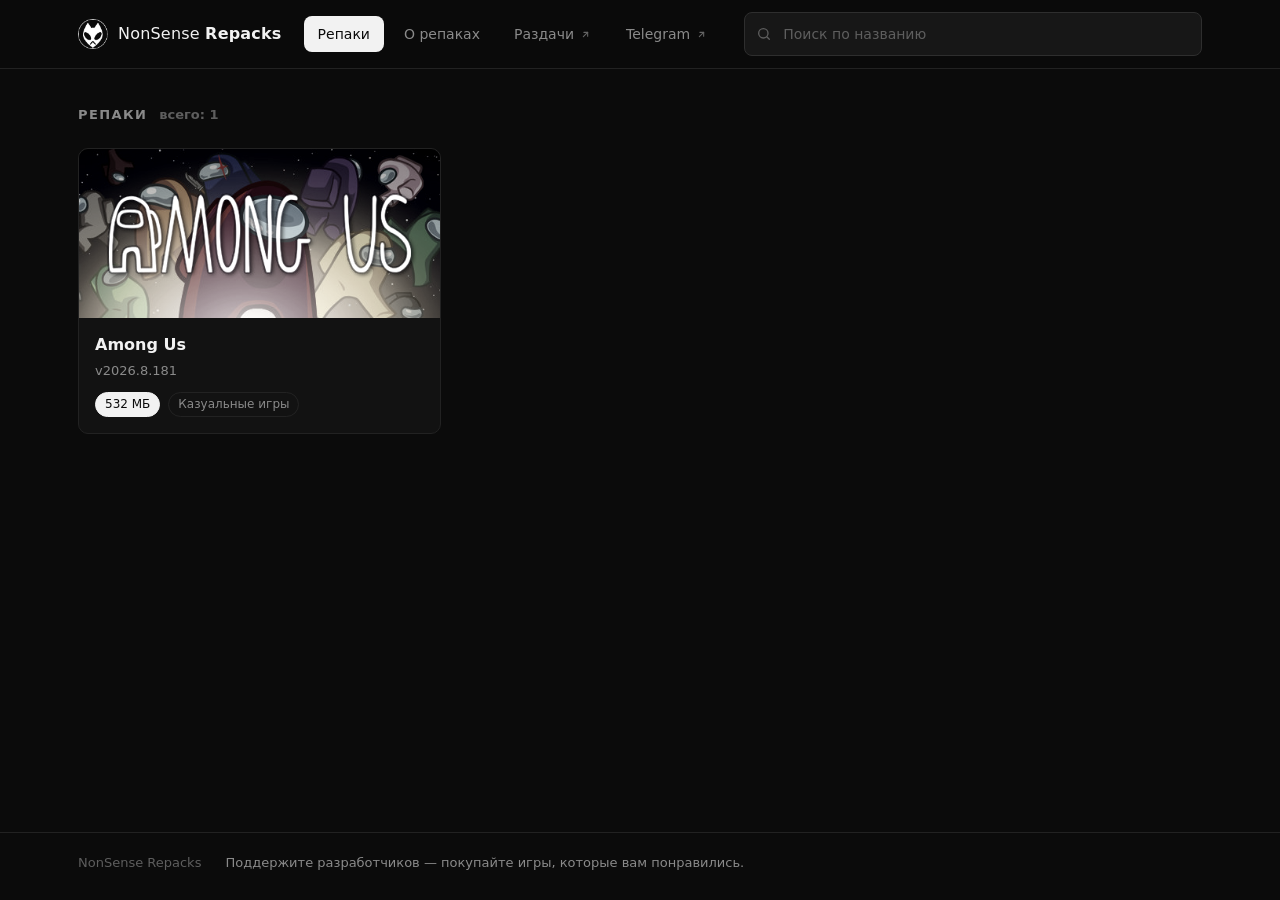
<file: index.html>
<!DOCTYPE html>
<html lang="ru">
<head>
<meta charset="utf-8">
<meta name="viewport" content="width=device-width, initial-scale=1">
<title>NonSense Repacks</title>
<meta name="description" content="Репаки игр с русским установщиком: ничего не вырезано, вес меньше оригинала. Ставь и играй.">
<link rel="canonical" href="https://nonsense-repacks.duckdns.org/">
<link rel="icon" href="./images/logo.png">

<!-- Карточка для ссылок в Telegram, Discord и соцсетях. Адреса обязательно
     абсолютные: относительные там не разворачиваются. -->
<meta property="og:type" content="website">
<meta property="og:site_name" content="NonSense Repacks">
<meta property="og:title" content="NonSense Repacks">
<meta property="og:description" content="Репаки игр с русским установщиком: ничего не вырезано, вес меньше оригинала. Ставь и играй.">
<meta property="og:url" content="https://nonsense-repacks.duckdns.org/">
<meta property="og:image" content="https://nonsense-repacks.duckdns.org/images/card.png">
<meta name="twitter:card" content="summary_large_image">
<meta name="theme-color" content="#0b0b0b">
<link rel="stylesheet" href="./assets/style.css?v=3cdcff13">
</head>
<body>

<header class="top">
  <div class="inner top-inner">
    <a class="brand" href="./">
      <img src="./images/logo.png" alt="" width="30" height="30">
      <span>NonSense <b>Repacks</b></span>
    </a>

    <nav class="nav"><a href="./" class="active">Репаки</a>
      <a href="about/">О репаках</a>
      <a class="out" href="https://rutracker.org/forum/tracker.php?rid=45603748" target="_blank" rel="noopener">Раздачи<svg viewBox="0 0 24 24" fill="none" stroke="currentColor" stroke-width="2" stroke-linecap="round" stroke-linejoin="round" aria-hidden="true"><path d="M8 16L16 8"></path><path d="M9 8h7v7"></path></svg></a>
      <a class="out" href="https://t.me/NonSenseRepacks" target="_blank" rel="noopener">Telegram<svg viewBox="0 0 24 24" fill="none" stroke="currentColor" stroke-width="2" stroke-linecap="round" stroke-linejoin="round" aria-hidden="true"><path d="M8 16L16 8"></path><path d="M9 8h7v7"></path></svg></a></nav>
    <label class="search">
      <svg viewBox="0 0 24 24" fill="none" stroke="currentColor" stroke-width="2"
           stroke-linecap="round" aria-hidden="true">
        <circle cx="11" cy="11" r="7"></circle>
        <path d="M20 20l-3.5-3.5"></path>
      </svg>
      <input id="search" type="search" placeholder="Поиск по названию" autocomplete="off">
    </label>
  </div>
</header>

<main class="view inner">
<h2 class="section-title">Репаки <span id="count">всего: 1</span></h2>
    <div class="grid" id="grid"><a class="card" href="r/among-us/" data-key="amongus amongus">
      <img class="cover" src="images/among-us/cover.jpg" alt="" loading="eager" fetchpriority="high">
      <div class="body">
        <h3>Among Us</h3>
        <div class="muted" style="font-size:13px">v2026.8.181</div>
        <div class="line"><span class="tag solid">532 МБ</span><span class="tag">Казуальные игры</span></div>
      </div>
    </a></div>
    <p class="empty" id="nothing" hidden>Ничего не нашлось.</p>
</main>

<footer class="bottom">
  <div class="inner bottom-inner">
    <span>NonSense Repacks</span>
    <span class="muted">Поддержите разработчиков — покупайте игры, которые вам понравились.</span>
  </div>
</footer>
<script src="assets/app.js?v=918c2c0f"></script>
</body>
</html>
</file>
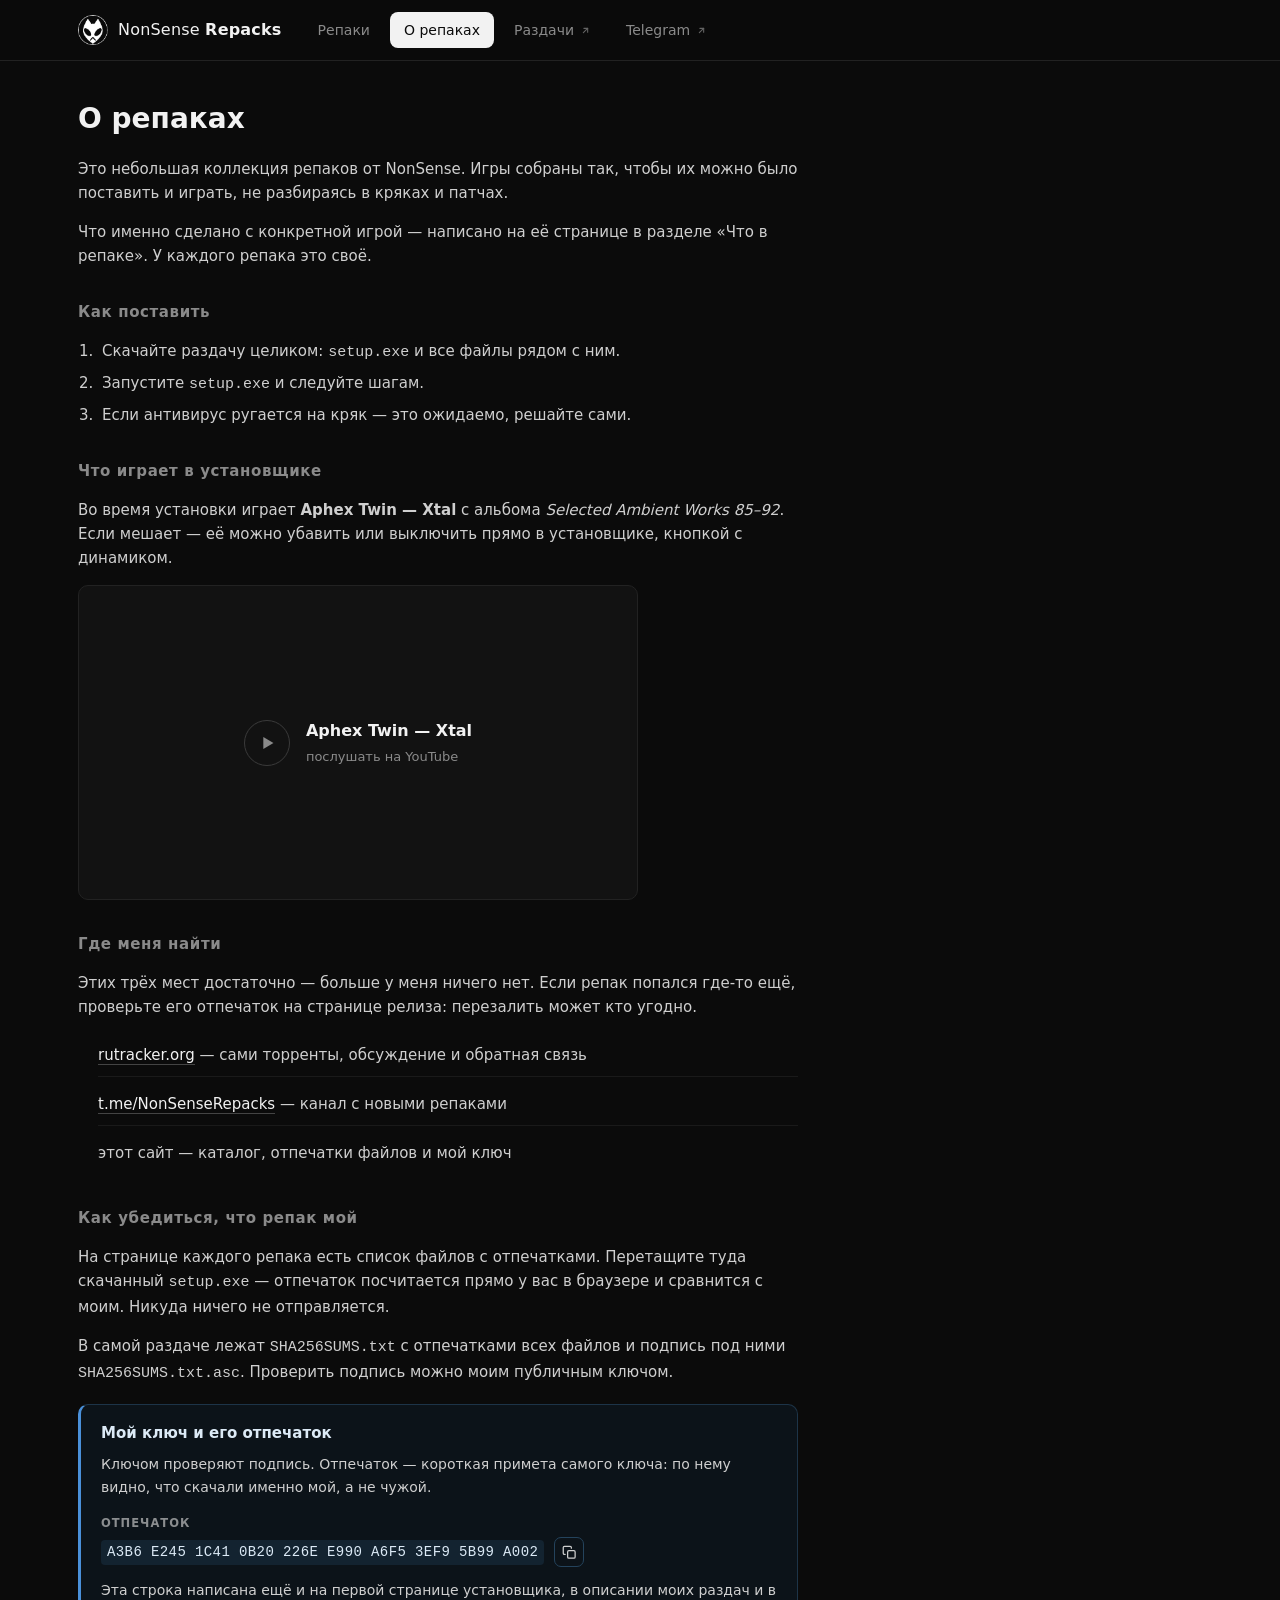
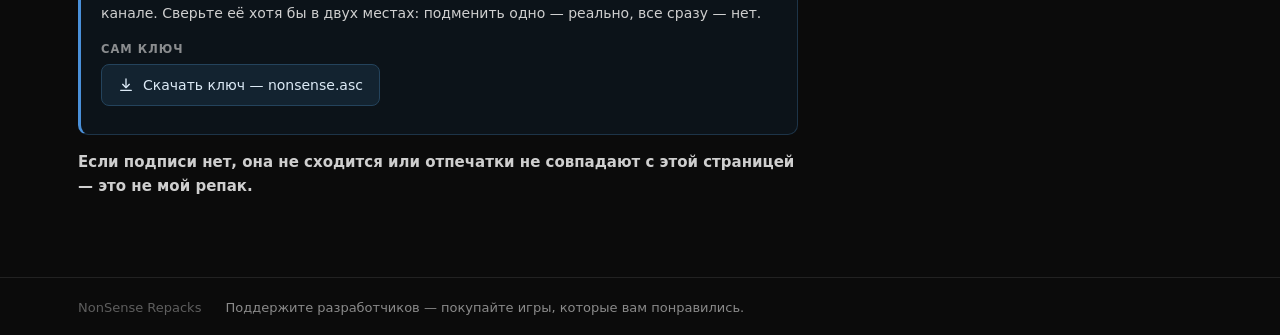
<file: about/index.html>
<!DOCTYPE html>
<html lang="ru">
<head>
<meta charset="utf-8">
<meta name="viewport" content="width=device-width, initial-scale=1">
<title>О репаках — NonSense Repacks</title>
<meta name="description" content="Как устроены репаки NonSense и где их искать.">
<link rel="canonical" href="https://nonsense-repacks.duckdns.org/about/">
<link rel="icon" href="../images/logo.png">

<!-- Карточка для ссылок в Telegram, Discord и соцсетях. Адреса обязательно
     абсолютные: относительные там не разворачиваются. -->
<meta property="og:type" content="website">
<meta property="og:site_name" content="NonSense Repacks">
<meta property="og:title" content="О репаках — NonSense Repacks">
<meta property="og:description" content="Как устроены репаки NonSense и где их искать.">
<meta property="og:url" content="https://nonsense-repacks.duckdns.org/">
<meta property="og:image" content="https://nonsense-repacks.duckdns.org/images/card.png">
<meta name="twitter:card" content="summary_large_image">
<meta name="theme-color" content="#0b0b0b">
<link rel="stylesheet" href="../assets/style.css?v=3cdcff13">
</head>
<body>

<header class="top">
  <div class="inner top-inner">
    <a class="brand" href="../">
      <img src="../images/logo.png" alt="" width="30" height="30">
      <span>NonSense <b>Repacks</b></span>
    </a>

    <nav class="nav"><a href="../">Репаки</a>
      <a href="../about/" class="active">О репаках</a>
      <a class="out" href="https://rutracker.org/forum/tracker.php?rid=45603748" target="_blank" rel="noopener">Раздачи<svg viewBox="0 0 24 24" fill="none" stroke="currentColor" stroke-width="2" stroke-linecap="round" stroke-linejoin="round" aria-hidden="true"><path d="M8 16L16 8"></path><path d="M9 8h7v7"></path></svg></a>
      <a class="out" href="https://t.me/NonSenseRepacks" target="_blank" rel="noopener">Telegram<svg viewBox="0 0 24 24" fill="none" stroke="currentColor" stroke-width="2" stroke-linecap="round" stroke-linejoin="round" aria-hidden="true"><path d="M8 16L16 8"></path><path d="M9 8h7v7"></path></svg></a></nav>
  </div>
</header>

<main class="view inner">
<div class="prose">
    <h1>О репаках</h1>
    <p>Это небольшая коллекция репаков от NonSense. Игры собраны так, чтобы их
       можно было поставить и играть, не разбираясь в кряках и патчах.</p>
    <p>Что именно сделано с конкретной игрой — написано на её странице
       в разделе «Что в репаке». У каждого репака это своё.</p>

    <h2>Как поставить</h2>
    <ol>
      <li>Скачайте раздачу целиком: <code>setup.exe</code> и все файлы рядом с ним.</li>
      <li>Запустите <code>setup.exe</code> и следуйте шагам.</li>
      <li>Если антивирус ругается на кряк — это ожидаемо, решайте сами.</li>
    </ol>

    <h2>Что играет в установщике</h2>
    <p>Во время установки играет <b>Aphex Twin — Xtal</b> с альбома
       <i>Selected Ambient Works 85–92</i>. Если мешает — её можно убавить
       или выключить прямо в установщике, кнопкой с динамиком.</p>

    <div class="tune" data-video="uXpKC8TIAxE">
      <button class="tune-play" type="button">
        <svg viewBox="0 0 24 24" fill="currentColor" aria-hidden="true">
          <path d="M8 5.5v13l11-6.5z"></path>
        </svg>
        <span>
          <b>Aphex Twin — Xtal</b>
          <small>послушать на YouTube</small>
        </span>
      </button>
    </div>

    <h2>Где меня найти</h2>
    <p>Этих трёх мест достаточно — больше у меня ничего нет. Если репак
       попался где-то ещё, проверьте его отпечаток на странице релиза:
       перезалить может кто угодно.</p>
    <ul class="places">
      <li><a class="link" href="https://rutracker.org/forum/tracker.php?rid=45603748" target="_blank" rel="noopener">rutracker.org</a>
          — сами торренты, обсуждение и обратная связь</li>
      <li><a class="link" href="https://t.me/NonSenseRepacks" target="_blank" rel="noopener">t.me/NonSenseRepacks</a>
          — канал с новыми репаками</li>
      <li>этот сайт — каталог, отпечатки файлов и мой ключ</li>
    </ul>

    <h2>Как убедиться, что репак мой</h2>
    <p>На странице каждого репака есть список файлов с отпечатками. Перетащите
       туда скачанный <code>setup.exe</code> — отпечаток посчитается прямо
       у вас в браузере и сравнится с моим. Никуда ничего не отправляется.</p>
    <p>В самой раздаче лежат <code>SHA256SUMS.txt</code> с отпечатками всех
       файлов и подпись под ними <code>SHA256SUMS.txt.asc</code>. Проверить
       подпись можно моим публичным ключом.</p>

    <div class="notice info">
      <b>Мой ключ и его отпечаток</b>
      <p>Ключом проверяют подпись. Отпечаток — короткая примета самого ключа:
         по нему видно, что скачали именно мой, а не чужой.</p>

      <p class="cap">Отпечаток</p>
      <p class="fp-row">
        <code class="fp">A3B6 E245 1C41 0B20 226E  E990 A6F5 3EF9 5B99 A002</code>
        <button class="copy" type="button" data-copy="A3B6 E245 1C41 0B20 226E  E990 A6F5 3EF9 5B99 A002"
                title="Скопировать отпечаток"><svg viewBox="0 0 24 24" fill="none" stroke="currentColor" stroke-width="2" stroke-linecap="round" stroke-linejoin="round" aria-hidden="true"><rect x="9" y="9" width="12" height="12" rx="2"></rect><path d="M5 15H4a2 2 0 0 1-2-2V4a2 2 0 0 1 2-2h9a2 2 0 0 1 2 2v1"></path></svg></button>
      </p>
      <p>Эта строка написана ещё и на первой странице установщика, в описании
         моих раздач и в канале. Сверьте её хотя бы в двух местах: подменить
         одно — реально, все сразу — нет.</p>

      <p class="cap">Сам ключ</p>
      <p class="fp-row">
        <a class="key-get" href="../nonsense.asc" download>
          <svg viewBox="0 0 24 24" fill="none" stroke="currentColor"
               stroke-width="2" stroke-linecap="round" stroke-linejoin="round"
               aria-hidden="true"><path d="M12 3v12"></path>
            <path d="M7 11l5 5 5-5"></path><path d="M4 20h16"></path></svg>
          Скачать ключ — nonsense.asc
        </a>
      </p>
    </div>

    <p><b>Если подписи нет, она не сходится или отпечатки не совпадают
       с этой страницей — это не мой репак.</b></p>
  </div>
</main>

<footer class="bottom">
  <div class="inner bottom-inner">
    <span>NonSense Repacks</span>
    <span class="muted">Поддержите разработчиков — покупайте игры, которые вам понравились.</span>
  </div>
</footer>
<script src="../assets/app.js?v=918c2c0f"></script>
</body>
</html>
</file>
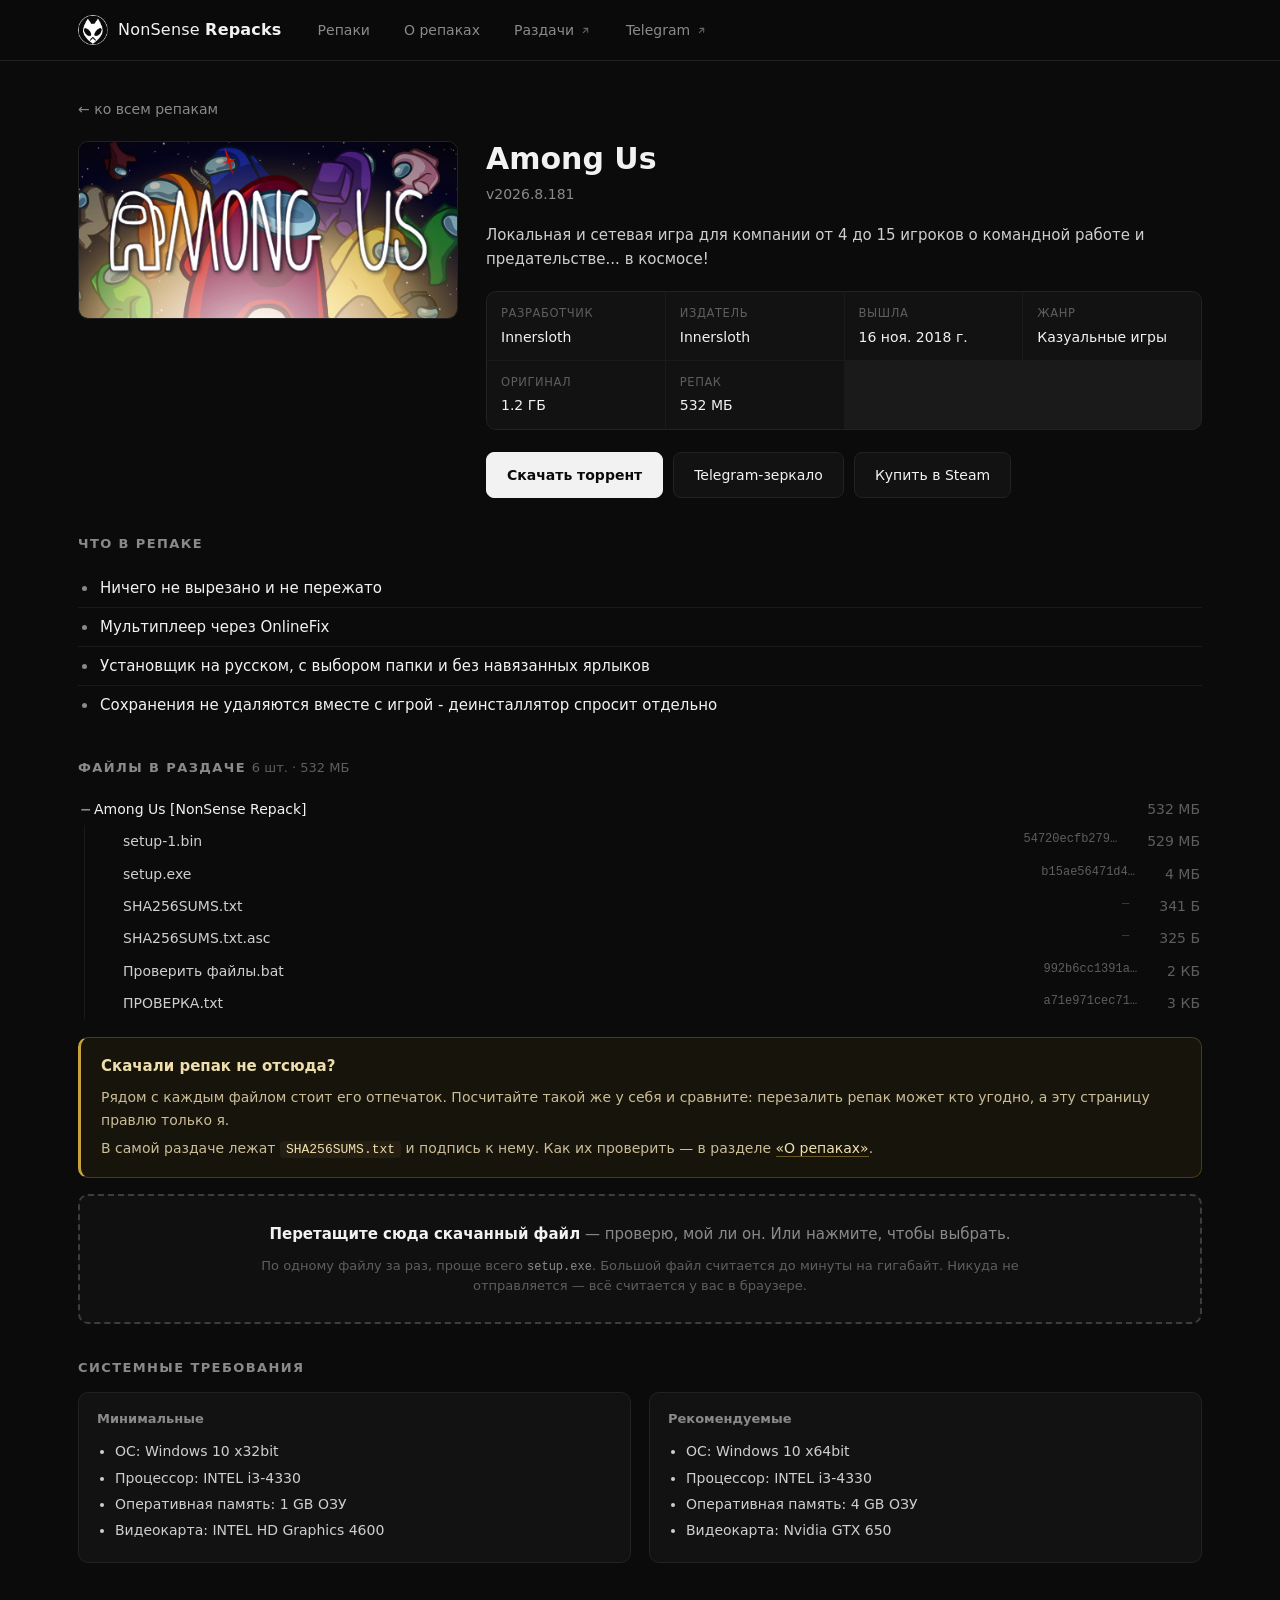
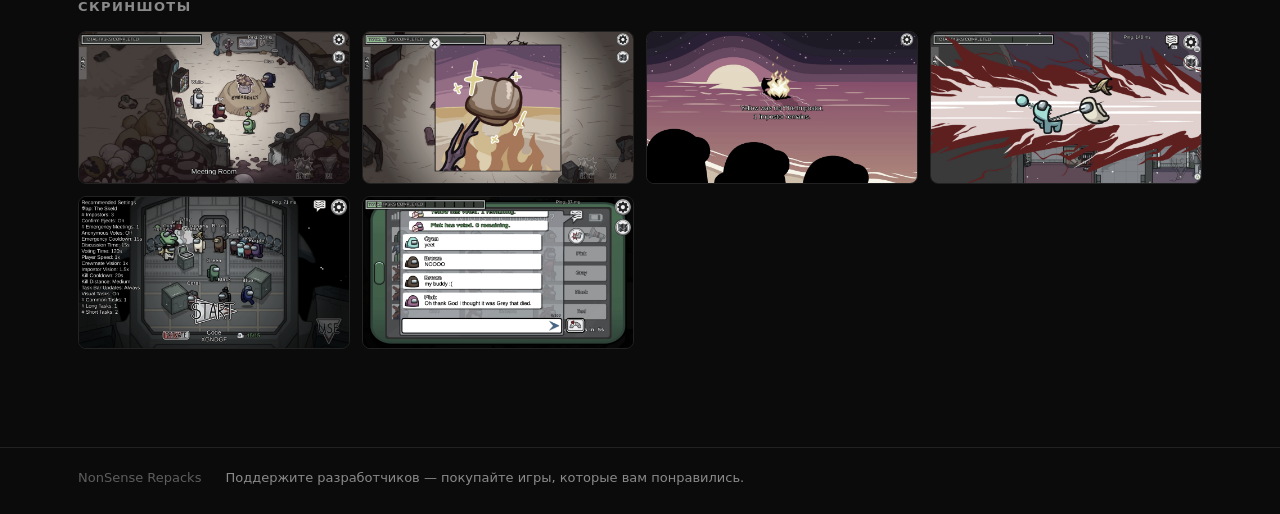
<file: r/among-us/index.html>
<!DOCTYPE html>
<html lang="ru">
<head>
<meta charset="utf-8">
<meta name="viewport" content="width=device-width, initial-scale=1">
<title>Among Us — репак от NonSense</title>
<meta name="description" content="Локальная и сетевая игра для компании от 4 до 15 игроков о командной работе и предательстве... в космосе!">
<link rel="canonical" href="https://nonsense-repacks.duckdns.org/r/among-us/">
<link rel="icon" href="../../images/logo.png">

<!-- Карточка для ссылок в Telegram, Discord и соцсетях. Адреса обязательно
     абсолютные: относительные там не разворачиваются. -->
<meta property="og:type" content="website">
<meta property="og:site_name" content="NonSense Repacks">
<meta property="og:title" content="Among Us — репак от NonSense">
<meta property="og:description" content="Локальная и сетевая игра для компании от 4 до 15 игроков о командной работе и предательстве... в космосе!">
<meta property="og:url" content="https://nonsense-repacks.duckdns.org/">
<meta property="og:image" content="https://nonsense-repacks.duckdns.org/images/among-us/cover.jpg">
<meta name="twitter:card" content="summary_large_image">
<meta name="theme-color" content="#0b0b0b">
<link rel="stylesheet" href="../../assets/style.css?v=3cdcff13">
</head>
<body>

<header class="top">
  <div class="inner top-inner">
    <a class="brand" href="../../">
      <img src="../../images/logo.png" alt="" width="30" height="30">
      <span>NonSense <b>Repacks</b></span>
    </a>

    <nav class="nav"><a href="../../">Репаки</a>
      <a href="../../about/">О репаках</a>
      <a class="out" href="https://rutracker.org/forum/tracker.php?rid=45603748" target="_blank" rel="noopener">Раздачи<svg viewBox="0 0 24 24" fill="none" stroke="currentColor" stroke-width="2" stroke-linecap="round" stroke-linejoin="round" aria-hidden="true"><path d="M8 16L16 8"></path><path d="M9 8h7v7"></path></svg></a>
      <a class="out" href="https://t.me/NonSenseRepacks" target="_blank" rel="noopener">Telegram<svg viewBox="0 0 24 24" fill="none" stroke="currentColor" stroke-width="2" stroke-linecap="round" stroke-linejoin="round" aria-hidden="true"><path d="M8 16L16 8"></path><path d="M9 8h7v7"></path></svg></a></nav>
  </div>
</header>

<main class="view inner">
<a class="back" href="../../">← ко всем репакам</a>
    <div class="release-head">
      <img src="../../images/among-us/cover.jpg" alt="">
      <div>
        <h1>Among Us</h1>
        <p class="sub">v2026.8.181</p>
        <p class="desc">Локальная и сетевая игра для компании от 4 до 15 игроков о командной работе и предательстве... в космосе!</p>
        <dl class="facts"><div><dt>Разработчик</dt><dd>Innersloth</dd></div><div><dt>Издатель</dt><dd>Innersloth</dd></div><div><dt>Вышла</dt><dd>16 ноя. 2018 г.</dd></div><div><dt>Жанр</dt><dd>Казуальные игры</dd></div><div><dt>Оригинал</dt><dd>1.2 ГБ</dd></div><div><dt>Репак</dt><dd>532 МБ</dd></div></dl>
        <div class="downloads"><a class="btn primary" href="magnet:?xt=urn:btih:8597218f0f65c33468bec54f09249befebf8edff&amp;dn=Among%20Us%20%5BNonSense%20Repack%5D&amp;xl=532444058&amp;tr=udp%3A%2F%2Ftracker.openbittorrent.com%3A80%2Fannounce&amp;tr=udp%3A%2F%2Ftracker.torrent.eu.org%3A451%2Fannounce&amp;tr=udp%3A%2F%2Fopen.stealth.si%3A80%2Fannounce&amp;tr=udp%3A%2F%2Fexodus.desync.com%3A6969%2Fannounce&amp;tr=udp%3A%2F%2Ftracker.opentrackr.org%3A1337%2Fannounce">Скачать торрент</a><a class="btn" href="https://t.me/NonSenseRepacks/3" target="_blank" rel="noopener">Telegram-зеркало</a><a class="btn" href="https://store.steampowered.com/app/945360/Among_Us/" target="_blank" rel="noopener">Купить в Steam</a></div>
      </div>
    </div>
    <div class="block"><h2>Что в репаке</h2><ul class="features"><li>Ничего не вырезано и не пережато</li><li>Мультиплеер через OnlineFix</li><li>Установщик на русском, с выбором папки и без навязанных ярлыков</li><li>Сохранения не удаляются вместе с игрой - деинсталлятор спросит отдельно</li></ul></div><div class="block"><h2>Файлы в раздаче <span class="count">6 шт. · 532 МБ</span></h2><ul class="files"><li class="dir"><details open><summary><span class="what">Among Us [NonSense Repack]</span><span class="size">532 МБ</span></summary><ul><li class="file"><span class="what">setup-1.bin</span><span class="hash" data-full="54720ecfb27954cc12e5fbf738a965ffdaabd88c475d0b8439f734e3cc1fa133" title="SHA-256: 54720ecfb27954cc12e5fbf738a965ffdaabd88c475d0b8439f734e3cc1fa133">54720ecfb279…</span><span class="size">529 МБ</span></li><li class="file"><span class="what">setup.exe</span><span class="hash" data-full="b15ae56471d45dbf65aedab30b5f5c4fa8f57c3d532de46437bd22a6ec593a06" title="SHA-256: b15ae56471d45dbf65aedab30b5f5c4fa8f57c3d532de46437bd22a6ec593a06">b15ae56471d4…</span><span class="size">4 МБ</span></li><li class="file"><span class="what">SHA256SUMS.txt</span><span class="hash none" title="Это и есть список отпечатков — он не может содержать собственный. Его подлинность подтверждает подпись рядом.">—</span><span class="size">341 Б</span></li><li class="file"><span class="what">SHA256SUMS.txt.asc</span><span class="hash none" title="Это подпись под списком отпечатков. Проверяется не отпечатком, а ключом с этого сайта.">—</span><span class="size">325 Б</span></li><li class="file"><span class="what">Проверить файлы.bat</span><span class="hash" data-full="992b6cc1391ae187d0b6106296374fcf2c36817255263a64b9c172b6a0a066c2" title="SHA-256: 992b6cc1391ae187d0b6106296374fcf2c36817255263a64b9c172b6a0a066c2">992b6cc1391a…</span><span class="size">2 КБ</span></li><li class="file"><span class="what">ПРОВЕРКА.txt</span><span class="hash" data-full="a71e971cec71d6f255abc381bedc7b271184a95bf77cc359e20173d373ee1bfb" title="SHA-256: a71e971cec71d6f255abc381bedc7b271184a95bf77cc359e20173d373ee1bfb">a71e971cec71…</span><span class="size">3 КБ</span></li></ul></details></li></ul>
      <div class="notice">
        <b>Скачали репак не отсюда?</b>
        <p>Рядом с каждым файлом стоит его отпечаток. Посчитайте такой же
           у себя и сравните: перезалить репак может кто угодно, а эту
           страницу правлю только я.</p>
        <p>В самой раздаче лежат <code>SHA256SUMS.txt</code> и подпись к нему.
           Как их проверить — в разделе
           <a class="link" href="../../about/">«О&nbsp;репаках»</a>.</p>
      </div>

      <p class="verify-note">Проверить файл можно с компьютера: откройте эту
         страницу там и перетащите на неё скачанный <code>setup.exe</code>.</p>

      <div class="verify" id="verify" data-known='{"54720ecfb27954cc12e5fbf738a965ffdaabd88c475d0b8439f734e3cc1fa133": "setup-1.bin", "b15ae56471d45dbf65aedab30b5f5c4fa8f57c3d532de46437bd22a6ec593a06": "setup.exe", "992b6cc1391ae187d0b6106296374fcf2c36817255263a64b9c172b6a0a066c2": "Проверить файлы.bat", "a71e971cec71d6f255abc381bedc7b271184a95bf77cc359e20173d373ee1bfb": "ПРОВЕРКА.txt"}' data-special='{"SHA256SUMS.txt": "Это и есть список отпечатков — он не может содержать собственный. Его подлинность подтверждает подпись рядом.", "SHA256SUMS.txt.asc": "Это подпись под списком отпечатков. Проверяется не отпечатком, а ключом с этого сайта."}'>
        <p class="drop"><b>Перетащите сюда скачанный файл</b> — проверю, мой ли он.
           Или нажмите, чтобы выбрать.</p>
        <p class="muted">По одному файлу за раз, проще всего
           <code>setup.exe</code>. Большой файл считается до минуты на гигабайт.
           Никуда не отправляется — всё считается у вас в браузере.</p>
        <p class="verdict" id="verdict" hidden></p>
      </div></div><div class="block"><h2>Системные требования</h2><div class="reqs"><section><h3>Минимальные</h3><ul><li>ОС: Windows 10 x32bit</li><li>Процессор: INTEL i3-4330</li><li>Оперативная память: 1 GB ОЗУ</li><li>Видеокарта: INTEL HD Graphics 4600</li></ul></section><section><h3>Рекомендуемые</h3><ul><li>ОС: Windows 10 x64bit</li><li>Процессор: INTEL i3-4330</li><li>Оперативная память: 4 GB ОЗУ</li><li>Видеокарта: Nvidia GTX 650</li></ul></section></div></div><div class="block"><h2>Скриншоты</h2><div class="shots"><img src="../../images/among-us/shot1.jpg" alt="" loading="lazy"><img src="../../images/among-us/shot2.jpg" alt="" loading="lazy"><img src="../../images/among-us/shot3.jpg" alt="" loading="lazy"><img src="../../images/among-us/shot4.jpg" alt="" loading="lazy"><img src="../../images/among-us/shot5.jpg" alt="" loading="lazy"><img src="../../images/among-us/shot6.jpg" alt="" loading="lazy"></div></div>
</main>

<footer class="bottom">
  <div class="inner bottom-inner">
    <span>NonSense Repacks</span>
    <span class="muted">Поддержите разработчиков — покупайте игры, которые вам понравились.</span>
  </div>
</footer>
<script src="../../assets/app.js?v=918c2c0f"></script>
</body>
</html>
</file>
<file: assets/style.css>
/* NonSense Repacks — OLED-моно.
   Только чёрный, белый и серые между ними. Фон не чистый #000:
   на нём граница с любым светлым элементом режет глаза. */

:root {
  --bg: #0b0b0b;
  --bg-card: #121212;
  --bg-hover: #1a1a1a;
  --line: #222;
  --line-soft: #1a1a1a;
  --fg: #f2f2f2;
  --muted: #8a8a8a;
  --dim: #5e5e5e;
  --radius: 10px;
}

* { box-sizing: border-box; }

html { scroll-behavior: smooth; }

body {
  margin: 0;
  min-height: 100vh;
  display: flex;
  flex-direction: column;
  background: var(--bg);
  color: var(--fg);
  font: 15px/1.6 "Segoe UI", system-ui, -apple-system, sans-serif;
  -webkit-font-smoothing: antialiased;
}

/* Общая колонка для шапки, контента и подвала. Без неё на широком мониторе
   логотип и поиск разъезжаются по краям экрана и не совпадают с контентом. */
.inner {
  width: 100%;
  max-width: 1180px;
  margin: 0 auto;
  padding-inline: 28px;
}

a { color: inherit; text-decoration: none; }

.muted { color: var(--muted); }

/* ---------------------------------------------------------------- шапка */

.top {
  position: sticky;
  top: 0;
  z-index: 10;
  padding-block: 12px;
  background: rgba(11, 11, 11, .92);
  backdrop-filter: blur(10px);
  border-bottom: 1px solid var(--line);
}

.top-inner {
  display: flex;
  align-items: center;
  gap: 22px;
}

.brand {
  display: flex;
  align-items: center;
  gap: 10px;
  font-size: 16px;
  letter-spacing: .2px;
  white-space: nowrap;
}
.brand b { font-weight: 600; }
.brand img { display: block; }

.nav { display: flex; gap: 6px; }

.nav a {
  padding: 7px 14px;
  border-radius: 8px;
  color: var(--muted);
  font-size: 14px;
  transition: color .15s, background .15s;
}
.nav a:hover { color: var(--fg); background: var(--bg-hover); }
.nav a.active { color: var(--bg); background: var(--fg); }

/* Ссылка наружу: та же кнопка, но со стрелкой — видно, что уводит с сайта. */
.nav a.out { display: inline-flex; align-items: center; gap: 5px; }
.nav a.out svg { width: 13px; height: 13px; opacity: .7; flex: none; }
.nav a.out:hover svg { opacity: 1; }

.search {
  position: relative;
  display: flex;
  align-items: center;
  flex: 1 1 auto;
  max-width: 460px;
  margin-left: auto;
}

.search svg {
  position: absolute;
  left: 12px;
  width: 16px;
  height: 16px;
  color: var(--dim);
  pointer-events: none;
  transition: color .15s;
}
.search:focus-within svg { color: var(--fg); }

.search input {
  width: 100%;
  padding: 10px 14px 10px 38px;
  border: 1px solid #2e2e2e;
  border-radius: 8px;
  background: #171717;
  color: var(--fg);
  font: inherit;
  font-size: 14px;
  outline: none;
  transition: border-color .15s, background .15s;
}
.search input:hover { border-color: #3a3a3a; }
.search input:focus { border-color: #555; background: #1c1c1c; }
.search input::placeholder { color: var(--dim); }
.search input::-webkit-search-cancel-button { filter: invert(.55); cursor: pointer; }

/* ---------------------------------------------------------------- каркас */

.view {
  flex: 1;
  padding-block: 36px 64px;
}

.section-title {
  display: flex;
  align-items: baseline;
  gap: 12px;
  margin: 0 0 22px;
  font-size: 13px;
  font-weight: 600;
  letter-spacing: 1.4px;
  text-transform: uppercase;
  color: var(--muted);
}
.section-title span { font-size: 13px; letter-spacing: 0; text-transform: none; color: var(--dim); }

/* ---------------------------------------------------------------- каталог */

.grid {
  display: grid;
  grid-template-columns: repeat(auto-fill, minmax(280px, 1fr));
  gap: 18px;
}

.card {
  display: block;
  border: 1px solid var(--line);
  border-radius: var(--radius);
  background: var(--bg-card);
  overflow: hidden;
  transition: border-color .15s, transform .15s;
}
.card:hover { border-color: #3a3a3a; transform: translateY(-2px); }

.card .cover {
  display: block;
  width: 100%;
  aspect-ratio: 460 / 215;
  object-fit: cover;
  background: #161616;
  filter: saturate(.25) contrast(1.05);
  transition: filter .2s;
}
.card:hover .cover { filter: saturate(1) contrast(1); }

.card .body { padding: 14px 16px 16px; }
.card h3 { margin: 0 0 4px; font-size: 16px; font-weight: 600; }

.card .line {
  display: flex;
  flex-wrap: wrap;
  gap: 8px;
  margin-top: 10px;
  font-size: 12.5px;
  color: var(--muted);
}

.tag {
  padding: 2px 9px;
  border: 1px solid var(--line);
  border-radius: 20px;
  font-size: 12px;
  color: var(--muted);
  white-space: nowrap;
}
.tag.solid { background: var(--fg); border-color: var(--fg); color: var(--bg); }

.empty {
  padding: 60px 0;
  text-align: center;
  color: var(--muted);
}

/* ---------------------------------------------------------------- релиз */

.back {
  display: inline-block;
  margin-bottom: 20px;
  font-size: 14px;
  color: var(--muted);
}
.back:hover { color: var(--fg); }

.release-head {
  display: grid;
  grid-template-columns: 380px 1fr;
  gap: 28px;
  align-items: start;
  margin-bottom: 36px;
}

.release-head img {
  width: 100%;
  border: 1px solid var(--line);
  border-radius: var(--radius);
}

.release-head h1 {
  margin: 0 0 6px;
  font-size: 30px;
  font-weight: 600;
  line-height: 1.2;
}

.release-head .sub { margin: 0 0 18px; color: var(--muted); font-size: 14px; }

.release-head p.desc { margin: 0 0 20px; color: #cfcfcf; }

.facts {
  display: grid;
  grid-template-columns: repeat(auto-fit, minmax(150px, 1fr));
  gap: 1px;
  margin-bottom: 22px;
  background: var(--line-soft);
  border: 1px solid var(--line);
  border-radius: var(--radius);
  overflow: hidden;
}
.facts div { padding: 12px 14px; background: var(--bg-card); }
.facts dt { margin: 0 0 3px; font-size: 11.5px; letter-spacing: .6px; text-transform: uppercase; color: var(--dim); }
.facts dd { margin: 0; font-size: 14px; }

.downloads { display: flex; flex-wrap: wrap; gap: 10px; }

.btn {
  display: inline-flex;
  align-items: center;
  gap: 8px;
  padding: 11px 20px;
  border: 1px solid var(--line);
  border-radius: 8px;
  background: var(--bg-card);
  color: var(--fg);
  font-size: 14px;
  cursor: pointer;
  transition: background .15s, border-color .15s;
}
.btn:hover { background: var(--bg-hover); border-color: #3a3a3a; }
.btn.primary { background: var(--fg); border-color: var(--fg); color: var(--bg); font-weight: 600; }
.btn.primary:hover { background: #fff; }
.btn.off { opacity: .45; pointer-events: none; }

.block { margin-bottom: 34px; }
.block h2 {
  margin: 0 0 14px;
  font-size: 13px;
  font-weight: 600;
  letter-spacing: 1.4px;
  text-transform: uppercase;
  color: var(--muted);
}

.features { margin: 0; padding: 0; list-style: none; }
.features li {
  position: relative;
  padding: 7px 0 7px 22px;
  border-bottom: 1px solid var(--line-soft);
}
.features li:last-child { border-bottom: none; }
.features li::before {
  content: "";
  position: absolute;
  left: 4px;
  top: 17px;
  width: 5px;
  height: 5px;
  border-radius: 50%;
  background: var(--muted);
}

/* Список файлов раздачи — как на трекере: папки раскрываются, размер справа.
   Раскрытие на <details>, без единой строчки JavaScript: без него список
   тоже работает, просто все ветки открыты. */
.block h2 .count { font-weight: 400; letter-spacing: 0; text-transform: none; color: var(--dim); }

.files, .files ul { margin: 0; padding: 0; list-style: none; }
.files ul { padding-left: 22px; border-left: 1px solid var(--line-soft); margin-left: 6px; }
.files li { font-size: 14px; }

.files .what { overflow-wrap: anywhere; }
.files .size { color: var(--dim); font-variant-numeric: tabular-nums; white-space: nowrap; }

.files .file {
  display: flex;
  justify-content: space-between;
  gap: 16px;
  padding: 5px 2px;
  color: #cfcfcf;
}

.files summary {
  display: flex;
  justify-content: space-between;
  gap: 16px;
  padding: 5px 2px;
  cursor: pointer;
  list-style: none;
  border-radius: 6px;
}
.files summary::-webkit-details-marker { display: none; }
.files summary:hover { background: var(--bg-hover); }
/* У файла плюсика нет, но отступ такой же — иначе имена в одной папке
   встают лесенкой относительно вложенных папок. */
.files .what::before {
  content: "";
  display: inline-block;
  width: 14px;
}
.files summary .what::before {
  content: "+";
  color: var(--muted);
  font-weight: 600;
}
.files details[open] > summary .what::before { content: "−"; }
.files details[open] > summary { color: var(--fg); }

.files .hash {
  color: var(--dim);
  font-family: ui-monospace, Consolas, monospace;
  font-size: 12px;
  margin-left: auto;
  margin-right: 14px;
  white-space: nowrap;
}

/* Единственное цветное пятно на сайте — и намеренно: этот блок должен
   выбиваться из чёрно-белого, иначе его пролистают вместе со всем остальным.
   Тон приглушённый: сообщение информационное, пугать им нечем. */
.notice {
  margin-top: 18px;
  padding: 16px 20px;
  border: 1px solid #4a3c12;
  border-left: 3px solid #c8a33c;
  border-radius: var(--radius);
  background: #17140c;
  color: #cbbd97;
  font-size: 14px;
  line-height: 1.6;
}
.notice b {
  display: block;
  margin-bottom: 8px;
  color: #f0dfae;
  font-size: 15px;
}
/* Абзацами, а не сплошняком: одним куском текст не читался, а ссылка в конце
   разрывалась посреди фразы. Ширину не режем — узкий текст в широком блоке
   выглядел так, будто вёрстка не тянется. */
.notice p { margin: 0 0 6px; }
.notice p:last-child { margin-bottom: 0; }
.notice code {
  color: #f0dfae;
  background: #241f12;
  padding: 1px 6px;
  border-radius: 4px;
  font-size: 13px;
  white-space: nowrap;
}
/* Короткая ссылка целиком: разорванная пополам «О репаках» с кавычкой
   на другой строке выглядела неряшливо. */
.notice .link { color: #f0dfae; border-bottom-color: #6b5a24; white-space: nowrap; }
.notice .link:hover { border-bottom-color: #f0dfae; }

/* Синий — то же самое, но спокойнее: не «осторожно», а «к сведению». */
.notice.info {
  border-color: #1d3448;
  border-left-color: #4a90d9;
  background: #0c1319;
  color: #a9c1d4;
}
.notice.info b { color: #dceaf6; }
.notice.info code { color: #dceaf6; background: #132330; }

/* Подпись над строкой: ключ и его отпечаток — разные вещи, и по виду
   их легко перепутать. */
.notice .cap {
  margin: 16px 0 5px !important;
  font-size: 11.5px;
  font-weight: 600;
  letter-spacing: 1px;
  text-transform: uppercase;
  opacity: .65;
}

/* Длинный отпечаток и кнопка копирования рядом. */
.fp-row {
  display: flex;
  align-items: center;
  gap: 10px;
  flex-wrap: wrap;
  margin: 4px 0 12px !important;
}
.fp-row .fp {
  font-size: 14px;
  letter-spacing: .4px;
  overflow-wrap: anywhere;
  white-space: normal !important;
}

.copy {
  display: inline-flex;
  align-items: center;
  justify-content: center;
  width: 30px;
  height: 30px;
  flex: none;
  border: 1px solid #24435c;
  border-radius: 7px;
  background: transparent;
  color: inherit;
  cursor: pointer;
  transition: background .15s, border-color .15s, color .15s;
}
.copy svg { width: 15px; height: 15px; }
.copy:hover { background: #132330; border-color: #4a90d9; color: #dceaf6; }
.copy.done { border-color: #5aa469; color: #7bd88f; }

/* Ключ — кнопкой, а не ссылкой в конце абзаца: её там просто не замечали. */
.key-get {
  display: inline-flex;
  align-items: center;
  gap: 9px;
  padding: 9px 16px;
  border: 1px solid #24435c;
  border-radius: 8px;
  background: #132330;
  color: #dceaf6;
  font-size: 14px;
  transition: background .15s, border-color .15s;
}
.key-get:hover { background: #1a3145; border-color: #4a90d9; }
.key-get svg { width: 16px; height: 16px; flex: none; }

/* Проверка скачанного файла: отпечаток считается в браузере и сравнивается
   с тем, что записано на этой странице. */
.verify {
  margin-top: 16px;
  padding: 26px 22px;
  border: 2px dashed #3d3d3d;
  border-radius: var(--radius);
  background: #101010;
  text-align: center;
  cursor: pointer;
  transition: border-color .15s, background .15s;
}
.verify:hover, .verify.over { border-color: var(--fg); background: var(--bg-card); }
.verify .drop { margin: 0 0 10px; font-size: 15px; color: var(--muted); }
.verify .drop b { color: var(--fg); }
.verify .muted {
  margin: 0 auto;
  max-width: 92ch;
  font-size: 13px;
  color: var(--dim);
  line-height: 1.5;
}
.verify .muted code { color: var(--muted); font-size: 12px; white-space: nowrap; }

.files .hash.none { color: #3f3f3f; cursor: help; }

.verdict { margin: 14px 0 0; font-size: 14px; }
.verdict.ok { color: #7bd88f; }
.verdict.bad { color: #f0808a; }
.verdict.warn, .verdict.wait { color: var(--muted); }

.reqs { display: grid; grid-template-columns: repeat(auto-fit, minmax(280px, 1fr)); gap: 18px; }
.reqs section {
  padding: 16px 18px;
  border: 1px solid var(--line);
  border-radius: var(--radius);
  background: var(--bg-card);
}
.reqs h3 { margin: 0 0 10px; font-size: 13px; color: var(--muted); font-weight: 600; }
.reqs ul { margin: 0; padding-left: 18px; color: #cfcfcf; font-size: 14px; }
.reqs li { margin-bottom: 4px; }

.shots { display: grid; grid-template-columns: repeat(auto-fill, minmax(260px, 1fr)); gap: 12px; }
.shots img {
  width: 100%;
  aspect-ratio: 16 / 9;
  object-fit: cover;
  border: 1px solid var(--line);
  border-radius: 8px;
  filter: saturate(.3);
  transition: filter .2s;
  cursor: zoom-in;
}
.shots img:hover { filter: saturate(1); }

/* ---------------------------------------------------------------- about */

.prose { max-width: 720px; }
.prose h1 { margin: 0 0 8px; font-size: 28px; font-weight: 600; }
.prose h2 { margin: 32px 0 10px; font-size: 15px; font-weight: 600; color: var(--muted); letter-spacing: .6px; }
.prose p { color: #cfcfcf; }
.prose ul, .prose ol { color: #cfcfcf; padding-left: 20px; }
.prose li { margin-bottom: 6px; }
.prose ol li { padding-left: 4px; }
.places { list-style: none; padding-left: 0; }
.places li {
  padding: 9px 0;
  border-bottom: 1px solid var(--line-soft);
}
.places li:last-child { border-bottom: none; }

/* Заглушка вместо встроенного плеера: ролик грузится только по клику. */
.tune {
  max-width: 560px;
  margin: 14px 0 26px;
  aspect-ratio: 16 / 9;
  border: 1px solid var(--line);
  border-radius: var(--radius);
  overflow: hidden;
  background: var(--bg-card);
}
.tune iframe { width: 100%; height: 100%; border: 0; display: block; }

.tune-play {
  display: flex;
  align-items: center;
  justify-content: center;
  gap: 16px;
  width: 100%;
  height: 100%;
  padding: 0 26px;
  border: 0;
  background: transparent;
  color: var(--fg);
  font: inherit;
  text-align: left;
  cursor: pointer;
  transition: background .15s;
}
.tune-play:hover { background: var(--bg-hover); }
.tune-play svg {
  width: 46px;
  height: 46px;
  flex: none;
  padding: 11px;
  border: 1px solid #3a3a3a;
  border-radius: 50%;
  color: var(--muted);
  transition: color .15s, border-color .15s;
}
.tune-play:hover svg { color: var(--fg); border-color: var(--fg); }
.tune-play b { display: block; font-size: 16px; font-weight: 600; }
.tune-play small { display: block; margin-top: 3px; font-size: 13px; color: var(--muted); }

.link {
  color: var(--fg);
  border-bottom: 1px solid #444;
  transition: border-color .15s;
}
.link:hover { border-color: var(--fg); }

/* ---------------------------------------------------------------- подвал */

.bottom {
  padding-block: 20px 26px;
  border-top: 1px solid var(--line);
  font-size: 13px;
  color: var(--dim);
}

.bottom-inner {
  display: flex;
  flex-wrap: wrap;
  gap: 8px 24px;
}

/* ---------------------------------------------------------------- лайтбокс */

.lightbox {
  position: fixed;
  inset: 0;
  z-index: 50;
  display: flex;
  align-items: center;
  justify-content: center;
  padding: 40px;
  background: rgba(0, 0, 0, .92);
  cursor: zoom-out;
}
.lightbox img { max-width: 100%; max-height: 100%; border-radius: 8px; }

/* ---------------------------------------------------------------- узкий экран */

/* Подсказка вместо перетаскивания: показывается только на узких экранах.
   Обе версии лежат в разметке, переключает их ширина — без JavaScript. */
.verify-note { display: none; }

@media (max-width: 860px) {
  .inner { padding-inline: 18px; }
  .top { padding-block: 12px; }
  .top-inner { flex-wrap: wrap; gap: 12px 18px; }
  .search { margin-left: 0; max-width: none; }
  .view { padding-block: 26px 48px; }
  .release-head { grid-template-columns: 1fr; gap: 20px; }
  .release-head h1 { font-size: 24px; }
  /* Обложка из Steam всего 460 пикселей шириной. В одну колонку она
     растягивалась на всю ширину и мылилась — выше исходника не поднимаем. */
  .release-head img { max-width: 460px; }
}

/* ------------------------------------------------------------------ телефон */

@media (max-width: 620px) {
  .inner { padding-inline: 14px; }

  /* Меню — лента с прокруткой вбок. Четыре пункта в строку на узком экране
     не влезают, а перенос ломал «О репаках» пополам. Лента переживёт и
     пятый пункт, если он когда-нибудь появится. */
  .top-inner { gap: 10px; }
  .brand { font-size: 15px; }
  .nav {
    width: 100%;
    flex-wrap: nowrap;
    overflow-x: auto;
    scrollbar-width: none;
    padding-bottom: 2px;
  }
  .nav::-webkit-scrollbar { display: none; }
  .nav a { padding: 6px 11px; font-size: 13px; white-space: nowrap; flex: none; }
  .nav a.out { gap: 4px; }
  .nav a.out svg { width: 11px; height: 11px; }

  .grid { grid-template-columns: 1fr; gap: 14px; }
  .facts { grid-template-columns: 1fr 1fr; }
  .reqs { grid-template-columns: 1fr; }
  .shots { grid-template-columns: 1fr 1fr; gap: 8px; }

  /* Кнопки во всю ширину: попасть пальцем в узкую проще некуда, но
     соседние кнопки в один ряд на телефоне жмутся случайно. */
  .downloads { display: grid; gap: 8px; }
  .downloads .btn { width: 100%; text-align: center; }

  /* Строка файла в две строки: имя сверху, отпечаток и размер под ним. */
  .files .file, .files summary { flex-wrap: wrap; gap: 2px 12px; }
  .files .what { width: 100%; }
  .files .hash { margin-left: 22px; margin-right: auto; font-size: 11px; }
  .files ul { padding-left: 14px; margin-left: 3px; }

  /* Перетаскивание с телефона — сценарий, которого не бывает. */
  .verify { display: none; }
  .verify-note {
    display: block;
    margin-top: 14px;
    padding: 12px 14px;
    border: 1px solid var(--line);
    border-radius: var(--radius);
    color: var(--muted);
    font-size: 13px;
    line-height: 1.5;
  }
  .verify-note code { color: #cfcfcf; font-size: 12px; }

  .notice { padding: 13px 15px; font-size: 13.5px; }
  .notice b { font-size: 14px; }
  .fp-row .fp { font-size: 12.5px; letter-spacing: 0; }

  .prose h1 { font-size: 24px; }
  .block h2 { font-size: 12px; }
  .bottom-inner { flex-direction: column; align-items: flex-start; gap: 6px; }
}

/* Совсем узкие экраны — старые телефоны на 320. Поджимаем меню, чтобы все
   четыре пункта влезали целиком: обрезанный «Teleg…» читается как поломка,
   а не как «пролистай вбок». */
@media (max-width: 380px) {
  .nav { gap: 3px; }
  .nav a { padding: 5px 8px; font-size: 12px; }
  .brand { font-size: 14px; gap: 8px; }
  .brand img { width: 26px; height: 26px; }
}
</file>
